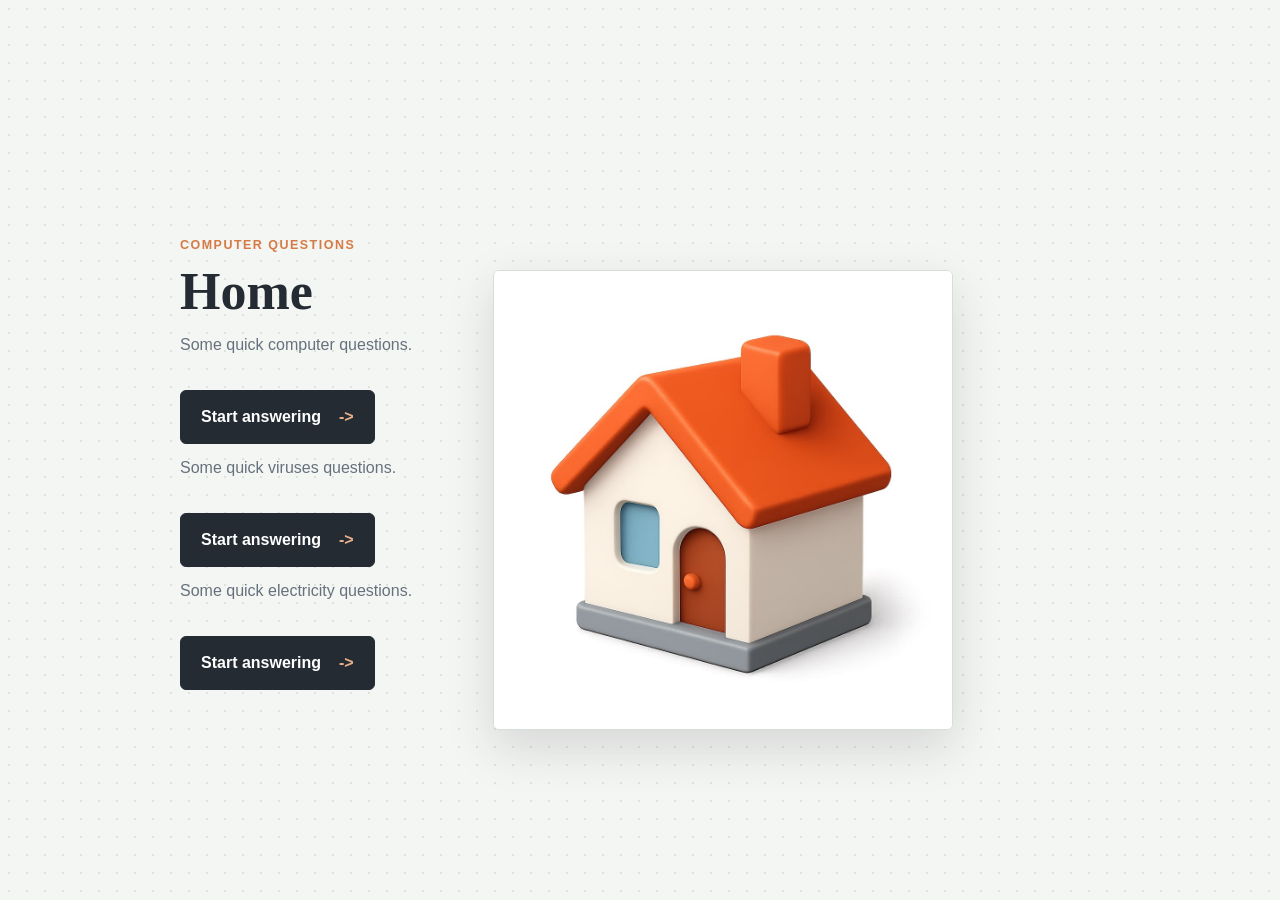
<file: index.html>
<!DOCTYPE html>
<html lang="en">
<head>
    <meta charset="UTF-8">
    <meta name="viewport" content="width=device-width, initial-scale=1.0">
    <title>Computer Questions</title>
    <link rel="stylesheet" href="Computer Components/styles.css">
    <link rel="stylesheet" href="home.css">
</head>
<body>
    <main>
        <section class="home-content" aria-labelledby="home-title">
            <p class="eyebrow">Computer questions</p>
            <h1 id="home-title">Home</h1>
            <p class="intro">Some quick computer questions.</p>
            <a class="home-link" href="Computer Components/index.html" data-preview="Computer.png" data-preview-alt="Computer components">
                Start answering
            </a>
            <p class="intro">Some quick viruses questions.</p>
            <a class="home-link" href="Viruses/index.html" data-preview="Virus.png" data-preview-alt="Computer viruses">
                Start answering
            </a>
            <p class="intro">Some quick electricity questions.</p>
            <a class="home-link" href="Electricity/index.html" data-preview="Electricity.png" data-preview-alt="Electricity">
                Start answering
            </a>
        </section>
    </main>
    <img class="home-preview is-visible" id="home-preview" src="Home.png" alt="Home preview">
    <script src="home.js" defer></script>
</body>
</html>
</file>
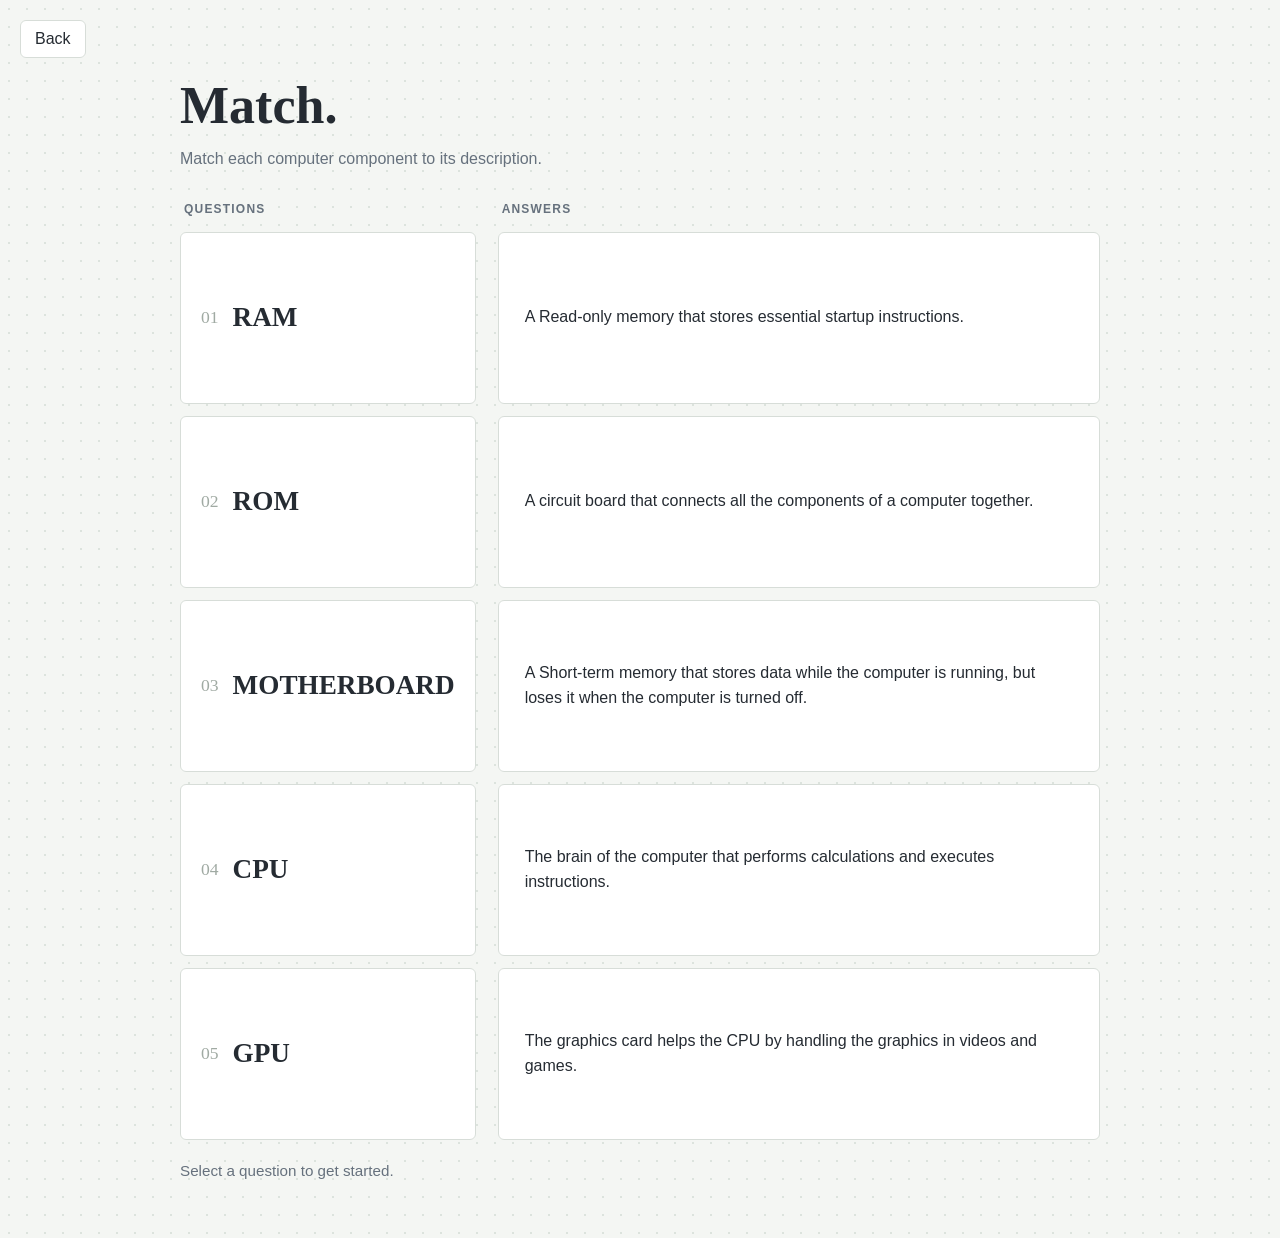
<file: Computer Components/index.html>
<!DOCTYPE html>
<html lang="en">
<head>
    <meta charset="UTF-8">
    <meta name="viewport" content="width=device-width, initial-scale=1.0">
    <title>HardWares</title>
    <link rel="stylesheet" href="styles.css">
</head>
<body>
    <button class="back" type="button">Back</button>
    <main>

        <h1 id="page-title">Match.</h1>
        <p class="intro" id="instructions">Match each computer component to its description.</p>

        <section class="match-board" aria-label="Match RAM and ROM to their definitions">
            <div class="column-title">Questions</div>
            <div class="column-title">Answers</div>
        </section>
        <section class="true-false" id="true-false" aria-label="True or false questions" hidden>
            <p class="column-title" id="question-progress"></p>
            <p class="statement" id="statement"></p>
            <div class="true-false-options" id="true-false-options">
                <button class="true-false-option" type="button" data-choice="True">True</button>
                <button class="true-false-option" type="button" data-choice="False">False</button>
            </div>
        </section>
        <section class="multiple-choice" id="multiple-choice" aria-label="Multiple-choice questions" hidden>
            <p class="column-title" id="mcq-progress"></p>
            <p class="statement" id="mcq-question"></p>
            <div class="multiple-choice-options" id="mcq-options"></div>
        </section>
        <p class="status" id="status" aria-live="polite">Select a question to get started.</p>
    </main>

    <script src="script.js" defer></script>
</body>
</html>
</file>
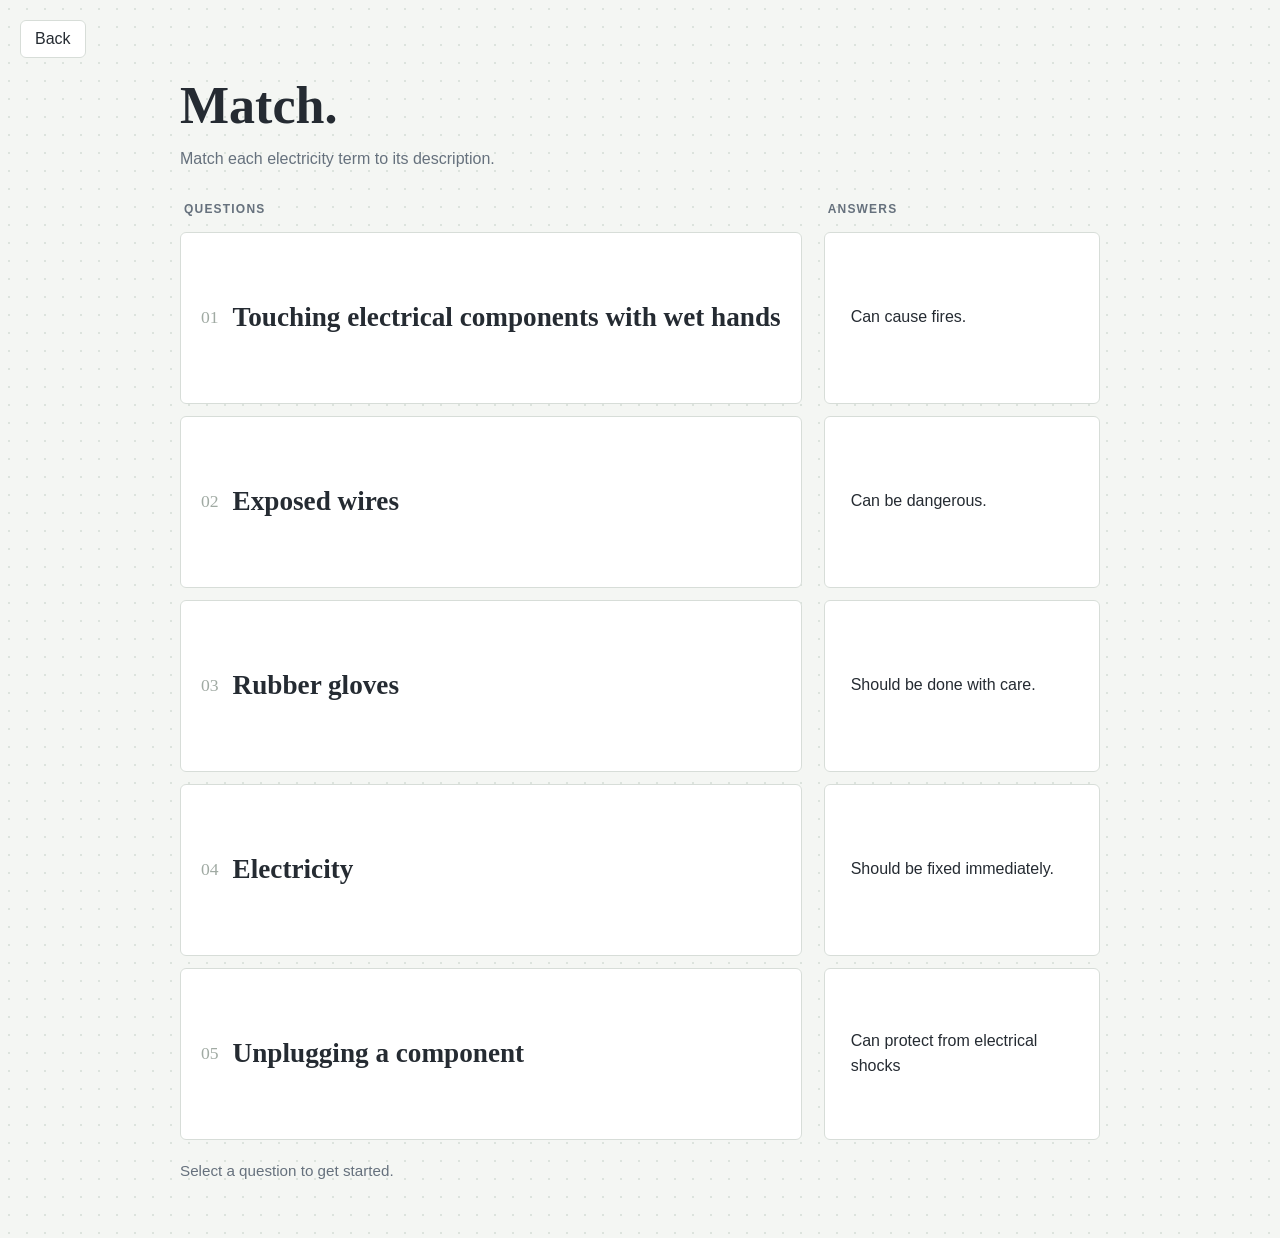
<file: Electricity/index.html>
<!DOCTYPE html>
<html lang="en">
<head>
    <meta charset="UTF-8">
    <meta name="viewport" content="width=device-width, initial-scale=1.0">
    <title>Electricity</title>
    <link rel="stylesheet" href="../Computer%20Components/styles.css">
</head>
<body>
    <button class="back" type="button">Back</button>
    <main>
        <h1 id="page-title">Match.</h1>
        <p class="intro" id="instructions">Match each electricity term to its description.</p>

        <section class="match-board" aria-label="Match electricity terms to their descriptions">
            <div class="column-title">Questions</div>
            <div class="column-title">Answers</div>
        </section>
        <section class="true-false" id="true-false" aria-label="True or false questions" hidden>
            <p class="column-title" id="question-progress"></p>
            <p class="statement" id="statement"></p>
            <div class="true-false-options" id="true-false-options">
                <button class="true-false-option" type="button" data-choice="True">True</button>
                <button class="true-false-option" type="button" data-choice="False">False</button>
            </div>
        </section>
        <section class="multiple-choice" id="multiple-choice" aria-label="Multiple-choice questions" hidden>
            <p class="column-title" id="mcq-progress"></p>
            <p class="statement" id="mcq-question"></p>
            <div class="multiple-choice-options" id="mcq-options"></div>
        </section>
        <p class="status" id="status" aria-live="polite">Select a question to get started.</p>
    </main>
    <script src="script.js" defer></script>
</body>
</html>
</file>
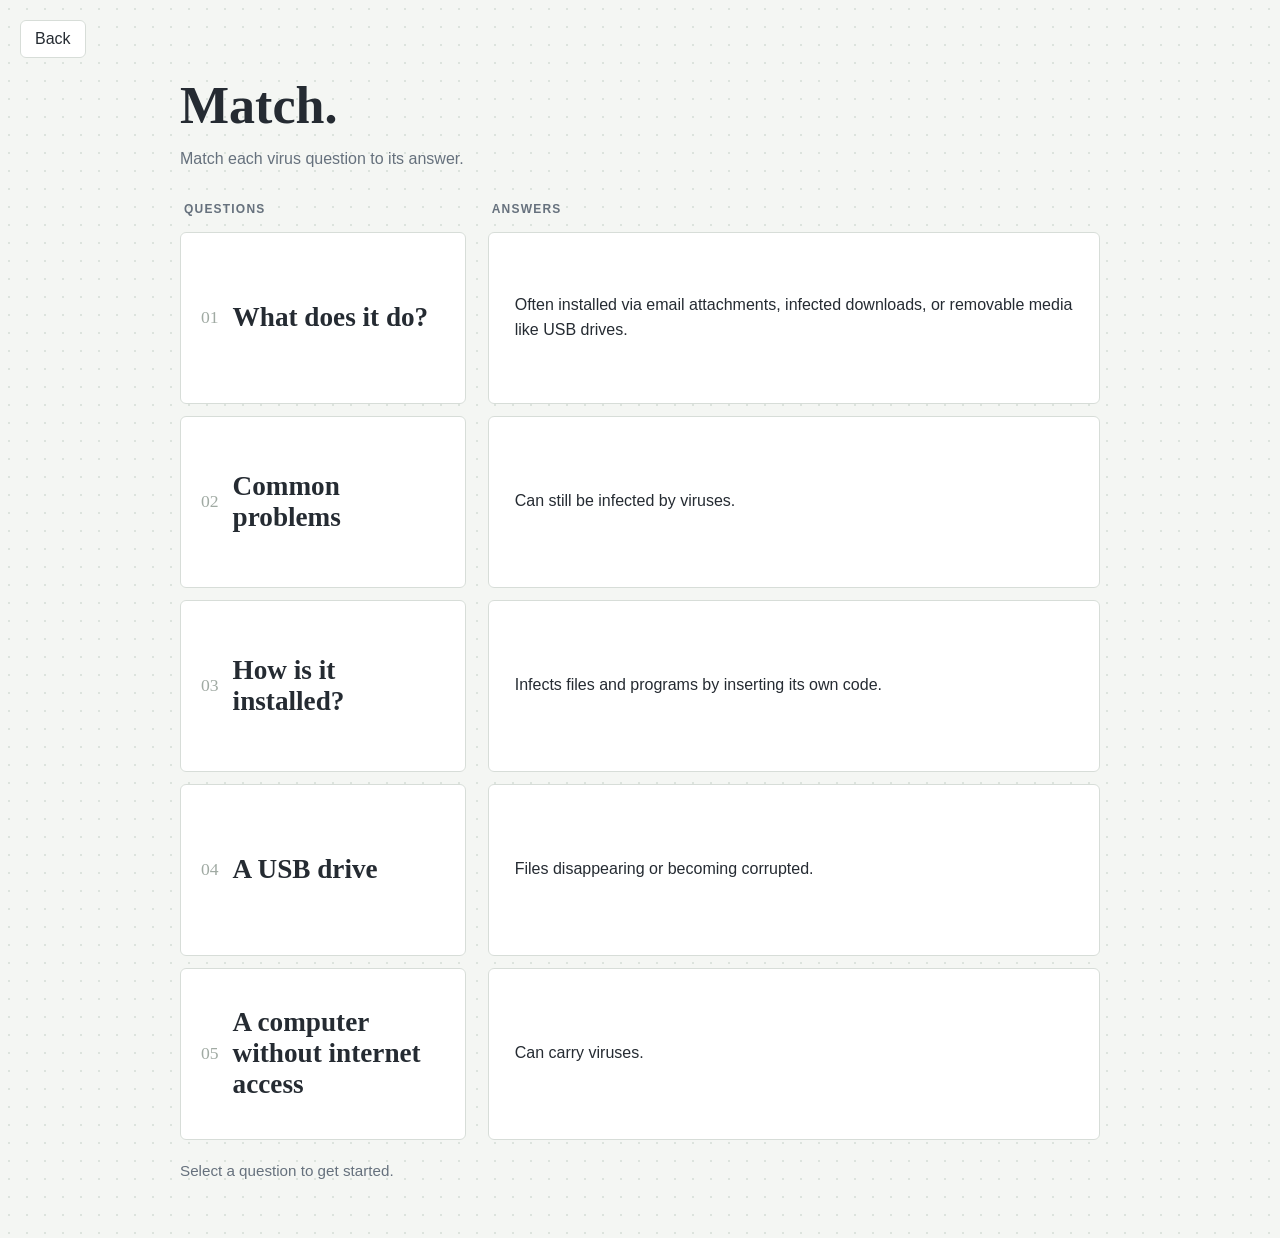
<file: Viruses/index.html>
<!DOCTYPE html>
<html lang="en">
<head>
    <meta charset="UTF-8">
    <meta name="viewport" content="width=device-width, initial-scale=1.0">
    <title>Viruses</title>
    <link rel="stylesheet" href="styles.css">
</head>
<body>
    <button class="back" type="button">Back</button>
    <main>

        <h1 id="page-title">Match.</h1>
        <p class="intro" id="instructions">Match each virus question to its answer.</p>

        <section class="match-board" aria-label="Match RAM and ROM to their definitions">
            <div class="column-title">Questions</div>
            <div class="column-title">Answers</div>
        </section>
        <section class="true-false" id="true-false" aria-label="True or false questions" hidden>
            <p class="column-title" id="question-progress"></p>
            <p class="statement" id="statement"></p>
            <div class="true-false-options" id="true-false-options">
                <button class="true-false-option" type="button" data-choice="True">True</button>
                <button class="true-false-option" type="button" data-choice="False">False</button>
            </div>
        </section>
        <section class="multiple-choice" id="multiple-choice" aria-label="Multiple-choice questions" hidden>
            <p class="column-title" id="mcq-progress"></p>
            <p class="statement" id="mcq-question"></p>
            <div class="multiple-choice-options" id="mcq-options"></div>
        </section>
        <p class="status" id="status" aria-live="polite">Select a question to get started.</p>
    </main>

    <script src="script.js" defer></script>
</body>
</html>
</file>
<file: Computer Components/styles.css>
:root {
    color-scheme: light;
    --ink: #252b32;
    --muted: #66717d;
    --paper: #f4f6f3;
    --line: #d7ddd8;
    --green: #237b55;
    --red: #b84747;
    --accent: #d67a45;
}

* { box-sizing: border-box; }

body {
    min-height: 100vh;
    margin: 0;
    padding: 48px 22px;
    color: var(--ink);
    background-color: var(--paper);
    background-image: radial-gradient(#dce3dd 0.8px, transparent 0.8px);
    background-size: 18px 18px;
    font-family: "Trebuchet MS", "Segoe UI", sans-serif;
}

main {
    width: min(920px, 100%);
    margin: 0 auto;
    padding-top: 28px;
    animation: arrive 450ms ease-out both;
}

.back {
    position: fixed;
    z-index: 1;
    top: 20px;
    left: 20px;
    padding: 9px 14px;
    border: 1px solid var(--line);
    border-radius: 6px;
    background: #fff;
    color: var(--ink);
    font: inherit;
    cursor: pointer;
    transition: background-color 150ms ease, transform 150ms ease;
}

.back:hover {
    transform: translateY(-2px);
    background: #e9ede9;
}

.back:focus-visible {
    outline: 3px solid #d49a6a;
    outline-offset: 2px;
}

.eyebrow {
    margin: 0 0 10px;
    color: var(--accent);
    font-size: 0.78rem;
    font-weight: 800;
    letter-spacing: 0.12em;
    text-transform: uppercase;
}

h1 {
    margin: 0;
    font-family: Georgia, "Times New Roman", serif;
    font-size: clamp(2rem, 6vw, 3.25rem);
    font-weight: 600;
}

.intro {
    margin: 12px 0 30px;
    color: var(--muted);
    line-height: 1.55;
}

.match-board {
    display: grid;
    grid-template-columns: max-content minmax(0, 1fr);
    gap: 12px 22px;
    align-items: stretch;
}

.column-title {
    padding: 0 4px 4px;
    color: var(--muted);
    font-size: 0.75rem;
    font-weight: 800;
    letter-spacing: 0.1em;
    text-transform: uppercase;
}

.term, .answer {
    display: flex;
    min-height: 124px;
    align-items: center;
    border: 1px solid var(--line);
    border-radius: 6px;
    background: #fff;
    transition: transform 150ms ease, background-color 150ms ease, border-color 150ms ease, box-shadow 150ms ease;
}

.term {
    gap: 14px;
    padding: 20px;
    color: var(--ink);
    font: inherit;
    text-align: left;
    cursor: pointer;
}

.term:hover:not(:disabled), .answer:not(:disabled):hover {
    transform: translateY(-2px);
    background: #e9ede9;
    box-shadow: 0 5px 12px #252b3215;
}

.term:active:not(:disabled), .answer:active:not(:disabled) {
    transform: scale(0.985);
}

.term-number {
    color: #a0aaa3;
    font-family: Georgia, "Times New Roman", serif;
    font-size: 1.1rem;
}

.term strong {
    font-family: Georgia, "Times New Roman", serif;
    font-size: 1.7rem;
    white-space: nowrap;
}

.term:focus-visible, .answer:focus-visible {
    outline: 3px solid #d49a6a;
    outline-offset: 2px;
}

.term.is-selected {
    outline: 2px solid #525d66;
    outline-offset: 2px;
    background: #fff;
    animation: select 180ms ease-out;
}

.answer {
    position: relative;
    width: 100%;
    min-height: 172px;
    padding: 26px 26px;
    color: var(--ink);
    font: inherit;
    line-height: 1.55;
    text-align: left;
    cursor: pointer;
}

.answer.is-correct {
    border-color: var(--green);
    background: #e3f4e9;
    box-shadow: 0 0 0 3px #83c49b, 0 0 24px #74bb8a;
    animation: feedback 220ms ease-out;
}

.answer.is-wrong {
    border-color: var(--red);
    background: #f9e7e5;
    box-shadow: 0 0 0 3px #e2a19a, 0 0 22px #d6847b;
    animation: feedback 220ms ease-out;
}

button.answer.is-matched:disabled:not(.is-correct) {
    border-color: #c4d5ca;
    background: #e6efe9;
    box-shadow: none;
    color: #535b61;
    cursor: default;
}

button.term.is-matched:disabled {
    border-color: #c4d5ca;
    background: #e6efe9;
    color: #535b61;
    cursor: default;
}

.answer:disabled, .term:disabled { opacity: 1; }

.match-board[hidden], .true-false[hidden], .true-false-options[hidden], .multiple-choice[hidden], .multiple-choice-options[hidden] { display: none; }

.true-false {
    display: grid;
    gap: 14px;
}

.statement {
    display: flex;
    min-height: 172px;
    align-items: center;
    margin: 0;
    padding: 26px;
    border: 1px solid var(--line);
    border-radius: 6px;
    background: #fff;
    font-family: Georgia, "Times New Roman", serif;
    font-size: 1.4rem;
    line-height: 1.45;
}

.true-false-options {
    display: flex;
    gap: 12px;
}

.true-false-option {
    min-width: 120px;
    min-height: 54px;
    padding: 12px 20px;
    border: 1px solid var(--line);
    border-radius: 6px;
    background: #fff;
    color: var(--ink);
    font: inherit;
    cursor: pointer;
    transition: transform 150ms ease, background-color 150ms ease, border-color 150ms ease, box-shadow 150ms ease;
}

.true-false-option[data-choice="True"] {
    border-color: #83c49b;
    background: #e3f4e9;
    color: #195a3b;
}

.true-false-option[data-choice="False"] {
    border-color: #e2a19a;
    background: #f9e7e5;
    color: #853333;
}

.true-false-option[data-choice="True"]:hover:not(:disabled) {
    transform: translateY(-2px);
    background: #d4ebdc;
    box-shadow: 0 5px 12px #252b3215;
}

.true-false-option[data-choice="False"]:hover:not(:disabled) {
    transform: translateY(-2px);
    background: #f2d9d6;
    box-shadow: 0 5px 12px #252b3215;
}

.true-false-option:focus-visible {
    outline: 3px solid #d49a6a;
    outline-offset: 2px;
}

.true-false-option.is-correct {
    border-color: var(--green);
    background: #e3f4e9;
    box-shadow: 0 0 0 3px #83c49b, 0 0 24px #74bb8a;
}

.true-false-option.is-wrong {
    border-color: var(--red);
    background: #f9e7e5;
    box-shadow: 0 0 0 3px #e2a19a, 0 0 22px #d6847b;
}

.true-false-option:disabled { opacity: 1; }

.multiple-choice {
    display: grid;
    gap: 14px;
}

.multiple-choice-options {
    display: grid;
    grid-template-columns: repeat(2, minmax(0, 1fr));
    gap: 12px;
}

.multiple-choice-option {
    display: flex;
    min-height: 76px;
    align-items: center;
    gap: 16px;
    padding: 16px 20px;
    border: 1px solid var(--line);
    border-radius: 6px;
    background: #fff;
    color: var(--ink);
    font: inherit;
    line-height: 1.45;
    text-align: left;
    cursor: pointer;
    transition: transform 150ms ease, background-color 150ms ease, border-color 150ms ease, box-shadow 150ms ease;
}

.multiple-choice-option:hover:not(:disabled) {
    transform: translateY(-2px);
    background: #e9ede9;
    box-shadow: 0 5px 12px #252b3215;
}

.multiple-choice-option:focus-visible {
    outline: 3px solid #d49a6a;
    outline-offset: 2px;
}

.multiple-choice-letter {
    display: grid;
    width: 34px;
    height: 34px;
    flex: 0 0 34px;
    place-items: center;
    border: 1px solid var(--line);
    border-radius: 4px;
    color: var(--accent);
    font-weight: 800;
    text-transform: uppercase;
}

.multiple-choice-option.is-correct {
    border-color: var(--green);
    background: #e3f4e9;
    box-shadow: 0 0 0 3px #83c49b, 0 0 24px #74bb8a;
}

.multiple-choice-option.is-wrong {
    border-color: var(--red);
    background: #f9e7e5;
    box-shadow: 0 0 0 3px #e2a19a, 0 0 22px #d6847b;
}

.multiple-choice-option:disabled { opacity: 1; }

.status {
    min-height: 28px;
    margin: 22px 0 0;
    color: var(--muted);
    font-size: 0.95rem;
}

@keyframes arrive {
    from { opacity: 0; transform: translateY(8px); }
    to { opacity: 1; transform: translateY(0); }
}

@keyframes select {
    from { transform: scale(0.98); }
    to { transform: scale(1); }
}

@keyframes feedback {
    from { transform: scale(0.985); }
    to { transform: scale(1); }
}

@media (max-width: 560px) {
    body { padding: 32px 16px; }
    .match-board { grid-template-columns: minmax(0, 1fr); gap: 10px 12px; }
    .column-title { display: none; }
    .term { min-height: 92px; flex-direction: row; justify-content: flex-start; gap: 14px; padding: 16px; }
    .term strong { font-size: 1.45rem; }
    .answer { min-height: 184px; padding: 18px; font-size: 0.92rem;}
    .statement { min-height: 150px; padding: 20px; font-size: 1.2rem; }
    .true-false-options { display: grid; grid-template-columns: 1fr 1fr; }
    .true-false-option { min-width: 0; }
    .multiple-choice-options { grid-template-columns: minmax(0, 1fr); }
}

@media (prefers-reduced-motion: reduce) {
    *, *::before, *::after {
        animation-duration: 0.01ms !important;
        transition-duration: 0.01ms !important;
    }
}
</file>
<file: home.css>
:root {
    --preview-top: 50vh;
    --preview-right: 6vw;
}

.home-content {
    width: min(620px, 100%);
}

main {
    display: grid;
    min-height: calc(100vh - 96px);
    align-content: center;
}

.home-link {
    display: inline-flex;
    min-height: 54px;
    align-items: center;
    gap: 18px;
    margin-top: 2px;
    padding: 0 20px;
    border: 1px solid var(--ink);
    border-radius: 6px;
    background: var(--ink);
    color: #fff;
    font-weight: 700;
    text-decoration: none;
    transition: transform 150ms ease, background-color 150ms ease, box-shadow 150ms ease;
}

.home-link::after {
    content: "->";
    color: #e9b08c;
    transition: transform 150ms ease;
}

.home-link:hover {
    transform: translateY(-2px);
    background: #39424a;
    box-shadow: 0 6px 16px #252b3220;
}

.home-link:hover::after { transform: translateX(3px); }

.home-link:active { transform: scale(0.985); }

.home-link:focus-visible {
    outline: 3px solid #d49a6a;
    outline-offset: 3px;
}

.home-preview {
    position: fixed;
    margin-right: 250px;
    margin-top: 50px;
    z-index: 5;
    top: var(--preview-top);
    right: var(--preview-right);
    width: min(38vw, 460px);
    max-height: 72vh;
    object-fit: contain;
    border: 1px solid #d7ddd8;
    border-radius: 6px;
    background: #fff;
    box-shadow: 0 18px 48px #252b3226;
    opacity: 0;
    pointer-events: none;
    transform: translateY(calc(-50% + 12px)) scale(0.98);
    transition: opacity 220ms ease, transform 220ms ease;
}

.home-preview.is-visible {
    opacity: 1;
    transform: translateY(-50%) scale(1);
}

@media (max-width: 560px) {
    main { min-height: calc(100vh - 64px); }
    .home-preview { width: min(34vw, 160px); max-height: 36vh; }
}

@media (prefers-reduced-motion: reduce) {
    .home-preview { transition: none; }
}
</file>
<file: Viruses/styles.css>
:root {
    color-scheme: light;
    --ink: #252b32;
    --muted: #66717d;
    --paper: #f4f6f3;
    --line: #d7ddd8;
    --green: #237b55;
    --red: #b84747;
    --accent: #d67a45;
}

* { box-sizing: border-box; }

body {
    min-height: 100vh;
    margin: 0;
    padding: 48px 22px;
    color: var(--ink);
    background-color: var(--paper);
    background-image: radial-gradient(#dce3dd 0.8px, transparent 0.8px);
    background-size: 18px 18px;
    font-family: "Trebuchet MS", "Segoe UI", sans-serif;
}

main {
    width: min(920px, 100%);
    margin: 0 auto;
    padding-top: 28px;
    animation: arrive 450ms ease-out both;
}

.back {
    position: fixed;
    z-index: 1;
    top: 20px;
    left: 20px;
    padding: 9px 14px;
    border: 1px solid var(--line);
    border-radius: 6px;
    background: #fff;
    color: var(--ink);
    font: inherit;
    cursor: pointer;
    transition: background-color 150ms ease, transform 150ms ease;
}

.back:hover {
    transform: translateY(-2px);
    background: #e9ede9;
}

.back:focus-visible {
    outline: 3px solid #d49a6a;
    outline-offset: 2px;
}

.eyebrow {
    margin: 0 0 10px;
    color: var(--accent);
    font-size: 0.78rem;
    font-weight: 800;
    letter-spacing: 0.12em;
    text-transform: uppercase;
}

h1 {
    margin: 0;
    font-family: Georgia, "Times New Roman", serif;
    font-size: clamp(2rem, 6vw, 3.25rem);
    font-weight: 600;
}

.intro {
    margin: 12px 0 30px;
    color: var(--muted);
    line-height: 1.55;
}

.match-board {
    display: grid;
    grid-template-columns: minmax(150px, 0.7fr) minmax(0, 1.5fr);
    gap: 12px 22px;
    align-items: stretch;
}

.column-title {
    padding: 0 4px 4px;
    color: var(--muted);
    font-size: 0.75rem;
    font-weight: 800;
    letter-spacing: 0.1em;
    text-transform: uppercase;
}

.term, .answer {
    display: flex;
    min-height: 124px;
    align-items: center;
    border: 1px solid var(--line);
    border-radius: 6px;
    background: #fff;
    transition: transform 150ms ease, background-color 150ms ease, border-color 150ms ease, box-shadow 150ms ease;
}

.term {
    gap: 14px;
    padding: 20px;
    color: var(--ink);
    font: inherit;
    text-align: left;
    cursor: pointer;
}

.term:hover:not(:disabled), .answer:not(:disabled):hover {
    transform: translateY(-2px);
    background: #e9ede9;
    box-shadow: 0 5px 12px #252b3215;
}

.term:active:not(:disabled), .answer:active:not(:disabled) {
    transform: scale(0.985);
}

.term-number {
    color: #a0aaa3;
    font-family: Georgia, "Times New Roman", serif;
    font-size: 1.1rem;
}

.term strong {
    font-family: Georgia, "Times New Roman", serif;
    font-size: 1.7rem;
}

.term:focus-visible, .answer:focus-visible {
    outline: 3px solid #d49a6a;
    outline-offset: 2px;
}

.term.is-selected {
    outline: 2px solid #525d66;
    outline-offset: 2px;
    background: #fff;
    animation: select 180ms ease-out;
}

.answer {
    position: relative;
    width: 100%;
    min-height: 172px;
    padding: 26px 26px;
    color: var(--ink);
    font: inherit;
    line-height: 1.55;
    text-align: left;
    cursor: pointer;
}

.answer.is-correct {
    border-color: var(--green);
    background: #e3f4e9;
    box-shadow: 0 0 0 3px #83c49b, 0 0 24px #74bb8a;
    animation: feedback 220ms ease-out;
}

.answer.is-wrong {
    border-color: var(--red);
    background: #f9e7e5;
    box-shadow: 0 0 0 3px #e2a19a, 0 0 22px #d6847b;
    animation: feedback 220ms ease-out;
}

button.answer.is-matched:disabled:not(.is-correct) {
    border-color: #c4d5ca;
    background: #e6efe9;
    box-shadow: none;
    color: #535b61;
    cursor: default;
}

button.term.is-matched:disabled {
    border-color: #c4d5ca;
    background: #e6efe9;
    color: #535b61;
    cursor: default;
}

.answer:disabled, .term:disabled { opacity: 1; }

.match-board[hidden], .true-false[hidden], .true-false-options[hidden], .multiple-choice[hidden], .multiple-choice-options[hidden] { display: none; }

.true-false {
    display: grid;
    gap: 14px;
}

.statement {
    display: flex;
    min-height: 172px;
    align-items: center;
    margin: 0;
    padding: 26px;
    border: 1px solid var(--line);
    border-radius: 6px;
    background: #fff;
    font-family: Georgia, "Times New Roman", serif;
    font-size: 1.4rem;
    line-height: 1.45;
}

.true-false-options {
    display: flex;
    gap: 12px;
}

.true-false-option {
    min-width: 120px;
    min-height: 54px;
    padding: 12px 20px;
    border: 1px solid var(--line);
    border-radius: 6px;
    background: #fff;
    color: var(--ink);
    font: inherit;
    cursor: pointer;
    transition: transform 150ms ease, background-color 150ms ease, border-color 150ms ease, box-shadow 150ms ease;
}

.true-false-option[data-choice="True"] {
    border-color: #83c49b;
    background: #e3f4e9;
    color: #195a3b;
}

.true-false-option[data-choice="False"] {
    border-color: #e2a19a;
    background: #f9e7e5;
    color: #853333;
}

.true-false-option[data-choice="True"]:hover:not(:disabled) {
    transform: translateY(-2px);
    background: #d4ebdc;
    box-shadow: 0 5px 12px #252b3215;
}

.true-false-option[data-choice="False"]:hover:not(:disabled) {
    transform: translateY(-2px);
    background: #f2d9d6;
    box-shadow: 0 5px 12px #252b3215;
}

.true-false-option:focus-visible {
    outline: 3px solid #d49a6a;
    outline-offset: 2px;
}

.true-false-option.is-correct {
    border-color: var(--green);
    background: #e3f4e9;
    box-shadow: 0 0 0 3px #83c49b, 0 0 24px #74bb8a;
}

.true-false-option.is-wrong {
    border-color: var(--red);
    background: #f9e7e5;
    box-shadow: 0 0 0 3px #e2a19a, 0 0 22px #d6847b;
}

.true-false-option:disabled { opacity: 1; }

.multiple-choice {
    display: grid;
    gap: 14px;
}

.multiple-choice-options {
    display: grid;
    grid-template-columns: repeat(2, minmax(0, 1fr));
    gap: 12px;
}

.multiple-choice-option {
    display: flex;
    min-height: 76px;
    align-items: center;
    gap: 16px;
    padding: 16px 20px;
    border: 1px solid var(--line);
    border-radius: 6px;
    background: #fff;
    color: var(--ink);
    font: inherit;
    line-height: 1.45;
    text-align: left;
    cursor: pointer;
    transition: transform 150ms ease, background-color 150ms ease, border-color 150ms ease, box-shadow 150ms ease;
}

.multiple-choice-option:hover:not(:disabled) {
    transform: translateY(-2px);
    background: #e9ede9;
    box-shadow: 0 5px 12px #252b3215;
}

.multiple-choice-option:focus-visible {
    outline: 3px solid #d49a6a;
    outline-offset: 2px;
}

.multiple-choice-letter {
    display: grid;
    width: 34px;
    height: 34px;
    flex: 0 0 34px;
    place-items: center;
    border: 1px solid var(--line);
    border-radius: 4px;
    color: var(--accent);
    font-weight: 800;
    text-transform: uppercase;
}

.multiple-choice-option.is-correct {
    border-color: var(--green);
    background: #e3f4e9;
    box-shadow: 0 0 0 3px #83c49b, 0 0 24px #74bb8a;
}

.multiple-choice-option.is-wrong {
    border-color: var(--red);
    background: #f9e7e5;
    box-shadow: 0 0 0 3px #e2a19a, 0 0 22px #d6847b;
}

.multiple-choice-option:disabled { opacity: 1; }

.status {
    min-height: 28px;
    margin: 22px 0 0;
    color: var(--muted);
    font-size: 0.95rem;
}

@keyframes arrive {
    from { opacity: 0; transform: translateY(8px); }
    to { opacity: 1; transform: translateY(0); }
}

@keyframes select {
    from { transform: scale(0.98); }
    to { transform: scale(1); }
}

@keyframes feedback {
    from { transform: scale(0.985); }
    to { transform: scale(1); }
}

@media (max-width: 560px) {
    body { padding: 32px 16px; }
    .match-board { grid-template-columns: 104px minmax(0, 1fr); gap: 10px 12px; }
    .term { min-height: 150px; flex-direction: column; justify-content: center; gap: 6px; padding: 12px 8px; }
    .term strong { font-size: 1.45rem; }
    .answer { min-height: 184px; padding: 18px; font-size: 0.92rem;}
    .statement { min-height: 150px; padding: 20px; font-size: 1.2rem; }
    .true-false-options { display: grid; grid-template-columns: 1fr 1fr; }
    .true-false-option { min-width: 0; }
    .multiple-choice-options { grid-template-columns: minmax(0, 1fr); }
}

@media (prefers-reduced-motion: reduce) {
    *, *::before, *::after {
        animation-duration: 0.01ms !important;
        transition-duration: 0.01ms !important;
    }
}
</file>
